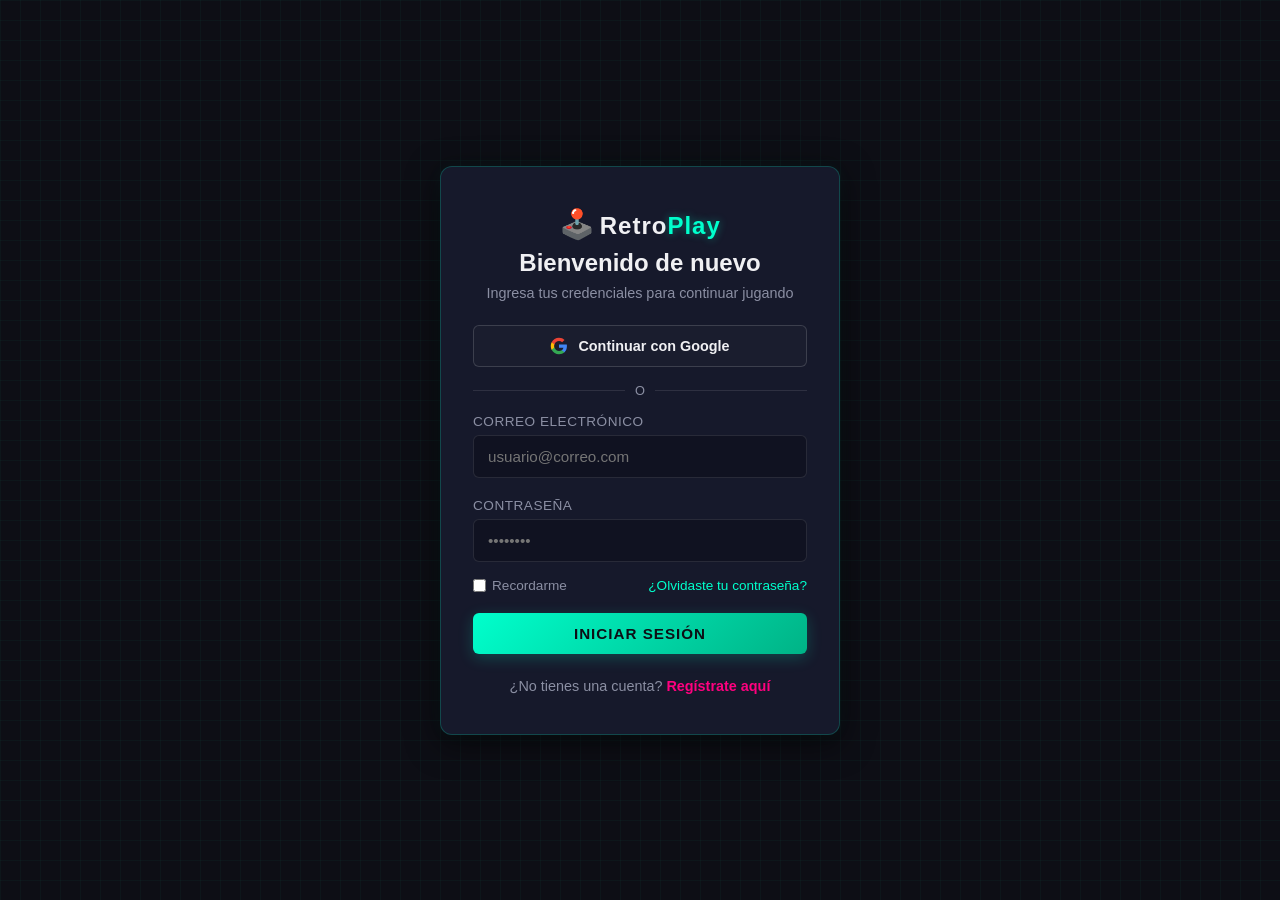
<file: html/index.html>
<!DOCTYPE html>
<html lang="es">
<head>
    <meta charset="UTF-8">
    <meta name="viewport" content="width=device-width, initial-scale=1.0">
    <title>RetroPlay - Iniciar Sesión</title>
    <link rel="stylesheet" href="../css/index.css">
    <script src="../js/login.js"></script>

</head>
<body>

    <div class="contenedor-autenticacion">
        <!-- Tarjeta de Autenticación -->
        <div class="tarjeta-auth">
            <div class="header-auth">
                <span class="icono-logo">🕹️</span>
                <span class="texto-logo">Retro<span class="resaltado">Play</span></span>
                <h1>Bienvenido de nuevo</h1>
                <p>Ingresa tus credenciales para continuar jugando</p>
            </div>

            <!-- Botón de Iniciar sesión con Google -->
            <button type="button" class="boton-google">
                <svg class="icono-google" width="18" height="18" viewBox="0 0 24 24">
                    <path fill="#4285F4" d="M22.56 12.25c0-.78-.07-1.53-.2-2.25H12v4.26h5.92c-.26 1.37-1.04 2.53-2.21 3.31v2.77h3.57c2.08-1.92 3.28-4.74 3.28-8.09z"/>
                    <path fill="#34A853" d="M12 23c2.97 0 5.46-.98 7.28-2.66l-3.57-2.77c-.98.66-2.23 1.06-3.71 1.06-2.86 0-5.29-1.93-6.16-4.53H2.18v2.84C3.99 20.53 7.7 23 12 23z"/>
                    <path fill="#FBBC05" d="M5.84 14.09c-.22-.66-.35-1.36-.35-2.09s.13-1.43.35-2.09V7.06H2.18C1.43 8.55 1 10.22 1 12s.43 3.45 1.18 4.94l2.85-2.22.81-.63z"/>
                    <path fill="#EA4335" d="M12 5.38c1.62 0 3.06.56 4.21 1.64l3.15-3.15C17.45 2.09 14.97 1 12 1 7.7 1 3.99 3.47 2.18 7.06l3.66 2.84c.87-2.6 3.3-4.52 6.16-4.52z"/>
                </svg>
                Continuar con Google
            </button>

            <!-- Separador "O" -->
            <div class="separador">
                <span>o</span>
            </div>

            <form class="formulario-auth" action="#" method="POST">
                <div class="grupo-formulario">
                    <label for="email">Correo electrónico</label>
                    <input type="email" id="email" placeholder="usuario@correo.com" required>
                </div>

                <div class="password-formulario">
                    <label for="password">Contraseña</label>
                    <input type="password" id="password" placeholder="••••••••" required>
                </div>

                <div class="fila-acciones">
                    <label class="recordarme">
                        <input type="checkbox"> Recordarme
                    </label>
                    <a href="#" class="olvido-contrasena">¿Olvidaste tu contraseña?</a>
                </div>

                <button type="submit" class="boton-auth">Iniciar Sesión</button>
            </form>

            <div class="footer-auth">
                <p>¿No tienes una cuenta? <a href="register.html">Regístrate aquí</a></p>
            </div>
        </div>
    </div>

</body>
</html>
</file>
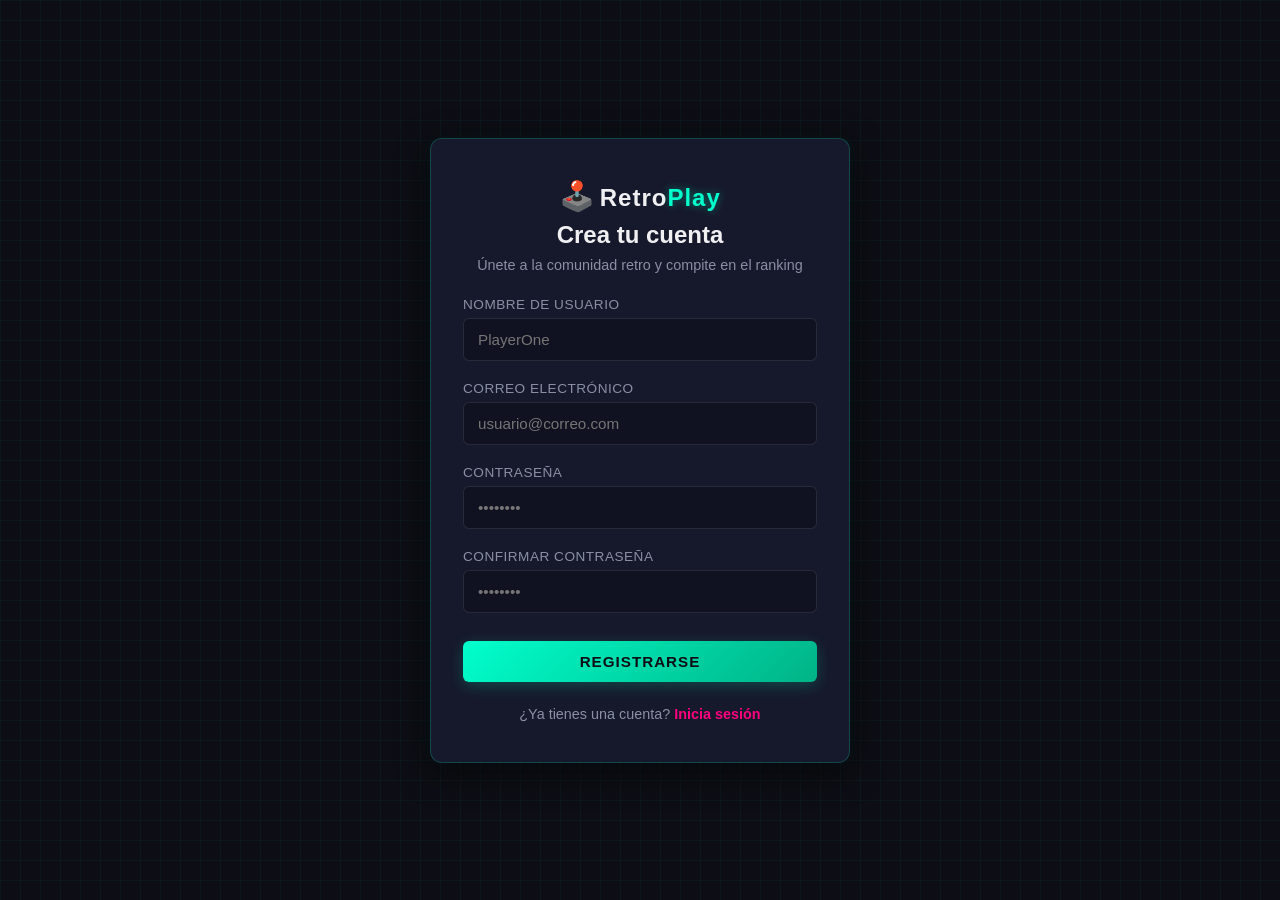
<file: html/register.html>
<!DOCTYPE html>
<html lang="es">
<head>
    <meta charset="UTF-8">
    <meta name="viewport" content="width=device-width, initial-scale=1.0">
    <title>RetroPlay - Registro</title>
    <link rel="stylesheet" href="../css/register.css">
    <script src="../js/registro.js"></script>
</head>
<body>
    
    <div class="auth-container">
        <!-- Tarjeta de Autenticación -->
        <div class="auth-card">
            <div class="auth-header">
                    <span class="logo-icon">🕹️</span>
                    <span class="logo-text">Retro<span class="highlight">Play</span></span>
                </a>
                <h1>Crea tu cuenta</h1>
                <p>Únete a la comunidad retro y compite en el ranking</p>
            </div>

            <form class="auth-form" action="#" method="POST">
                <div class="form-group">
                    <label for="username">Nombre de usuario</label>
                    <input type="text" id="username" placeholder="PlayerOne" required>
                </div>

                <div class="form-group">
                    <label for="email">Correo electrónico</label>
                    <input type="email" id="email" placeholder="usuario@correo.com" required>
                </div>

                <div class="form-group">
                    <label for="password">Contraseña</label>
                    <input type="password" id="password" placeholder="••••••••" required>
                </div>

                <div class="form-group">
                    <label for="confirm-password">Confirmar contraseña</label>
                    <input type="password" id="confirm-password" placeholder="••••••••" required>
                </div>

                <button type="submit" class="auth-btn">Registrarse</button>
            </form>

            <div class="auth-footer">
                <p>¿Ya tienes una cuenta? <a href="index.html">Inicia sesión</a></p>
            </div>
        </div>
    </div>

</body>
</html>
</file>
<file: css/index.css>
/* --- VARIABLES Y ESTILOS GLOBALES --- */
:root {
    --bg-color: #0d0e15;
    --surface-color: #16192b;
    --primary-color: #00ffcc;
    --secondary-color: #ff007f;
    --text-color: #f0f0f3;
    --text-muted: #8b8fa3;
    --border-color: rgba(0, 255, 204, 0.2);
    --transition-speed: 0.3s;
}

* {
    margin: 0;
    padding: 0;
    box-sizing: border-box;
    font-family: 'Segoe UI', Roboto, Helvetica, Arial, sans-serif;
}

body {
    background-color: var(--bg-color);
    color: var(--text-color);
    min-height: 100vh;
    display: flex;
    justify-content: center;
    align-items: center;
    background-image: 
        linear-gradient(rgba(0, 255, 204, 0.03) 1px, transparent 1px),
        linear-gradient(90deg, rgba(0, 255, 204, 0.03) 1px, transparent 1px);
    background-size: 20px 20px;
}

/* --- CONTENEDOR Y TARJETA --- */
.contenedor-autenticacion {
    width: 100%;
    max-width: 440px;
    padding: 20px;
}

.tarjeta-auth {
    background-color: var(--surface-color);
    border: 1px solid var(--border-color);
    border-radius: 12px;
    padding: 2.5rem 2rem;
    box-shadow: 0 8px 32px rgba(0, 0, 0, 0.6), 0 0 15px rgba(0, 255, 204, 0.05);
}

/* --- HEADER / LOGO --- */
.header-auth {
    text-align: center;
    margin-bottom: 1.5rem;
}

.icono-logo {
    font-size: 1.8rem;
}

.texto-logo {
    color: var(--text-color);
    letter-spacing: 1px;
    font-size: 1.5rem;
    font-weight: bold;
}

.resaltado {
    color: var(--primary-color);
    text-shadow: 0 0 8px rgba(0, 255, 204, 0.4);
}

.header-auth h1 {
    font-size: 1.5rem;
    font-weight: 600;
    margin-top: 0.5rem;
    margin-bottom: 0.5rem;
}

.header-auth p {
    color: var(--text-muted);
    font-size: 0.9rem;
}

/* --- BOTÓN GOOGLE --- */
.boton-google {
    width: 100%;
    display: flex;
    align-items: center;
    justify-content: center;
    gap: 10px;
    background-color: #1a1d2e;
    color: var(--text-color);
    border: 1px solid rgba(255, 255, 255, 0.15);
    border-radius: 6px;
    padding: 11px;
    font-size: 0.9rem;
    font-weight: 600;
    cursor: pointer;
    transition: all var(--transition-speed) ease;
    margin-bottom: 0.5rem;
}

.boton-google:hover {
    background-color: #23273c;
    border-color: var(--primary-color);
    box-shadow: 0 0 10px rgba(0, 255, 204, 0.2);
}

.icono-google {
    flex-shrink: 0;
}

/* --- SEPARADOR --- */
.separador {
    display: flex;
    align-items: center;
    text-align: center;
    margin: 1rem 0;
}

.separador::before,
.separador::after {
    content: '';
    flex: 1;
    border-bottom: 1px solid rgba(255, 255, 255, 0.1);
}

.separador span {
    padding: 0 10px;
    color: var(--text-muted);
    font-size: 0.8rem;
    text-transform: uppercase;
}

/* --- FORMULARIO --- */
.formulario-auth {
    display: flex;
    flex-direction: column;
    gap: 1.25rem;
}

.grupo-formulario,
.password-formulario {
    display: flex;
    flex-direction: column;
    gap: 6px;
}

.grupo-formulario label,
.password-formulario label {
    font-size: 0.85rem;
    font-weight: 500;
    color: var(--text-muted);
    text-transform: uppercase;
    letter-spacing: 0.5px;
}

.grupo-formulario input,
.password-formulario input {
    background-color: #101221;
    border: 1px solid rgba(255, 255, 255, 0.1);
    border-radius: 6px;
    padding: 12px 14px;
    color: var(--text-color);
    font-size: 0.95rem;
    outline: none;
    transition: all var(--transition-speed) ease;
}

.grupo-formulario input:focus,
.password-formulario input:focus {
    border-color: var(--primary-color);
    box-shadow: 0 0 8px rgba(0, 255, 204, 0.25);
}

/* --- ACCIONES EXTRAS --- */
.fila-acciones {
    display: flex;
    justify-content: space-between;
    align-items: center;
    font-size: 0.85rem;
    margin-top: -0.25rem;
}

.recordarme {
    display: flex;
    align-items: center;
    gap: 6px;
    color: var(--text-muted);
    cursor: pointer;
}

.recordarme input[type="checkbox"] {
    accent-color: var(--primary-color);
    cursor: pointer;
}

.olvido-contrasena {
    color: var(--primary-color);
    text-decoration: none;
    transition: text-shadow 0.2s;
}

.olvido-contrasena:hover {
    text-shadow: 0 0 6px rgba(0, 255, 204, 0.5);
}

/* --- BOTÓN SUBMIT --- */
.boton-auth {
    background: linear-gradient(135deg, var(--primary-color), #00b386);
    color: #0d0e15;
    font-weight: bold;
    font-size: 0.95rem;
    text-transform: uppercase;
    letter-spacing: 1px;
    border: none;
    border-radius: 6px;
    padding: 12px;
    cursor: pointer;
    box-shadow: 0 4px 15px rgba(0, 255, 204, 0.2);
    transition: all var(--transition-speed) ease;
    width: 100%;
}

.boton-auth:hover {
    filter: brightness(1.1);
    box-shadow: 0 4px 20px rgba(0, 255, 204, 0.4);
    transform: translateY(-1px);
}

/* --- FOOTER --- */
.footer-auth {
    text-align: center;
    margin-top: 1.5rem;
    font-size: 0.9rem;
    color: var(--text-muted);
}

.footer-auth a {
    color: var(--secondary-color);
    text-decoration: none;
    font-weight: 600;
    transition: text-shadow 0.2s;
}

.footer-auth a:hover {
    text-shadow: 0 0 8px rgba(255, 0, 127, 0.4);
}
</file>
<file: css/register.css>
/* --- VARIABLES Y ESTILOS GLOBALES --- */
:root {
    --bg-color: #0d0e15;
    --surface-color: #16192b;
    --primary-color: #00ffcc;
    --secondary-color: #ff007f;
    --text-color: #f0f0f3;
    --text-muted: #8b8fa3;
    --border-color: rgba(0, 255, 204, 0.2);
    --transition-speed: 0.3s;
}

* {
    margin: 0;
    padding: 0;
    box-sizing: border-box;
    font-family: 'Segoe UI', Roboto, Helvetica, Arial, sans-serif;
}

body {
    background-color: var(--bg-color);
    color: var(--text-color);
    min-height: 100vh;
    display: flex;
    justify-content: center;
    align-items: center;
    background-image: 
        linear-gradient(rgba(0, 255, 204, 0.03) 1px, transparent 1px),
        linear-gradient(90deg, rgba(0, 255, 204, 0.03) 1px, transparent 1px);
    background-size: 20px 20px;
}

/* --- CONTENEDOR Y TARJETA --- */
.auth-container {
    width: 100%;
    max-width: 460px;
    padding: 20px;
}

.auth-card {
    background-color: var(--surface-color);
    border: 1px solid var(--border-color);
    border-radius: 12px;
    padding: 2.5rem 2rem;
    box-shadow: 0 8px 32px rgba(0, 0, 0, 0.6), 0 0 15px rgba(0, 255, 204, 0.05);
}

/* --- HEADER / LOGO --- */
.auth-header {
    text-align: center;
    margin-bottom: 1.5rem;
}

.logo-icon {
    font-size: 1.8rem;
}

.logo-text {
    color: var(--text-color);
    letter-spacing: 1px;
    font-size: 1.5rem;
    font-weight: bold;
}

.highlight {
    color: var(--primary-color);
    text-shadow: 0 0 8px rgba(0, 255, 204, 0.4);
}

.auth-header h1 {
    font-size: 1.5rem;
    font-weight: 600;
    margin-top: 0.5rem;
    margin-bottom: 0.5rem;
}

.auth-header p {
    color: var(--text-muted);
    font-size: 0.9rem;
}

/* --- FORMULARIO --- */
.auth-form {
    display: flex;
    flex-direction: column;
    gap: 1.25rem;
}

.form-group {
    display: flex;
    flex-direction: column;
    gap: 6px;
}

.form-group label {
    font-size: 0.85rem;
    font-weight: 500;
    color: var(--text-muted);
    text-transform: uppercase;
    letter-spacing: 0.5px;
}

.form-group input {
    background-color: #101221;
    border: 1px solid rgba(255, 255, 255, 0.1);
    border-radius: 6px;
    padding: 12px 14px;
    color: var(--text-color);
    font-size: 0.95rem;
    outline: none;
    transition: all var(--transition-speed) ease;
}

.form-group input:focus {
    border-color: var(--primary-color);
    box-shadow: 0 0 8px rgba(0, 255, 204, 0.25);
}

/* --- BOTÓN SUBMIT --- */
.auth-btn {
    background: linear-gradient(135deg, var(--primary-color), #00b386);
    color: #0d0e15;
    font-weight: bold;
    font-size: 0.95rem;
    text-transform: uppercase;
    letter-spacing: 1px;
    border: none;
    border-radius: 6px;
    padding: 12px;
    cursor: pointer;
    box-shadow: 0 4px 15px rgba(0, 255, 204, 0.2);
    transition: all var(--transition-speed) ease;
    width: 100%;
    margin-top: 0.5rem;
}

.auth-btn:hover {
    filter: brightness(1.1);
    box-shadow: 0 4px 20px rgba(0, 255, 204, 0.4);
    transform: translateY(-1px);
}

/* --- FOOTER --- */
.auth-footer {
    text-align: center;
    margin-top: 1.5rem;
    font-size: 0.9rem;
    color: var(--text-muted);
}

.auth-footer a {
    color: var(--secondary-color);
    text-decoration: none;
    font-weight: 600;
    transition: text-shadow 0.2s;
}

.auth-footer a:hover {
    text-shadow: 0 0 8px rgba(255, 0, 127, 0.4);
}
</file>
